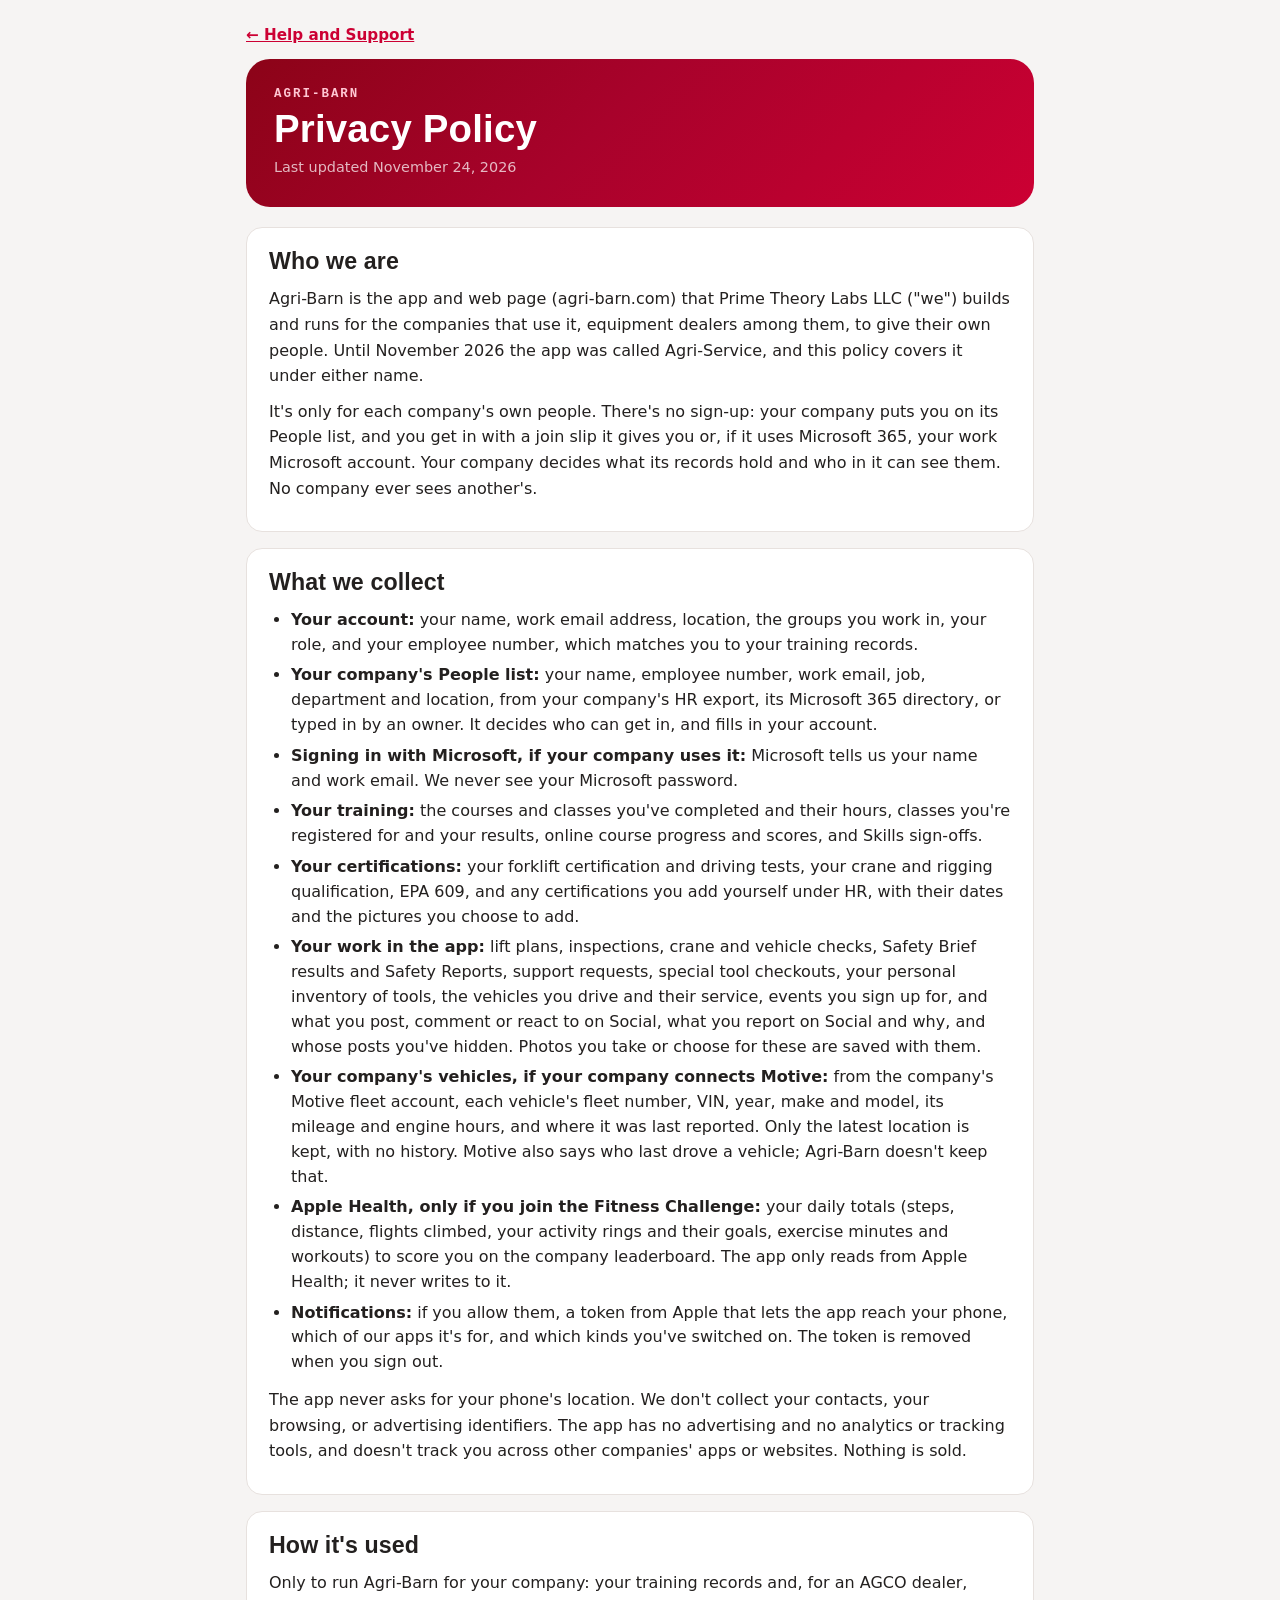
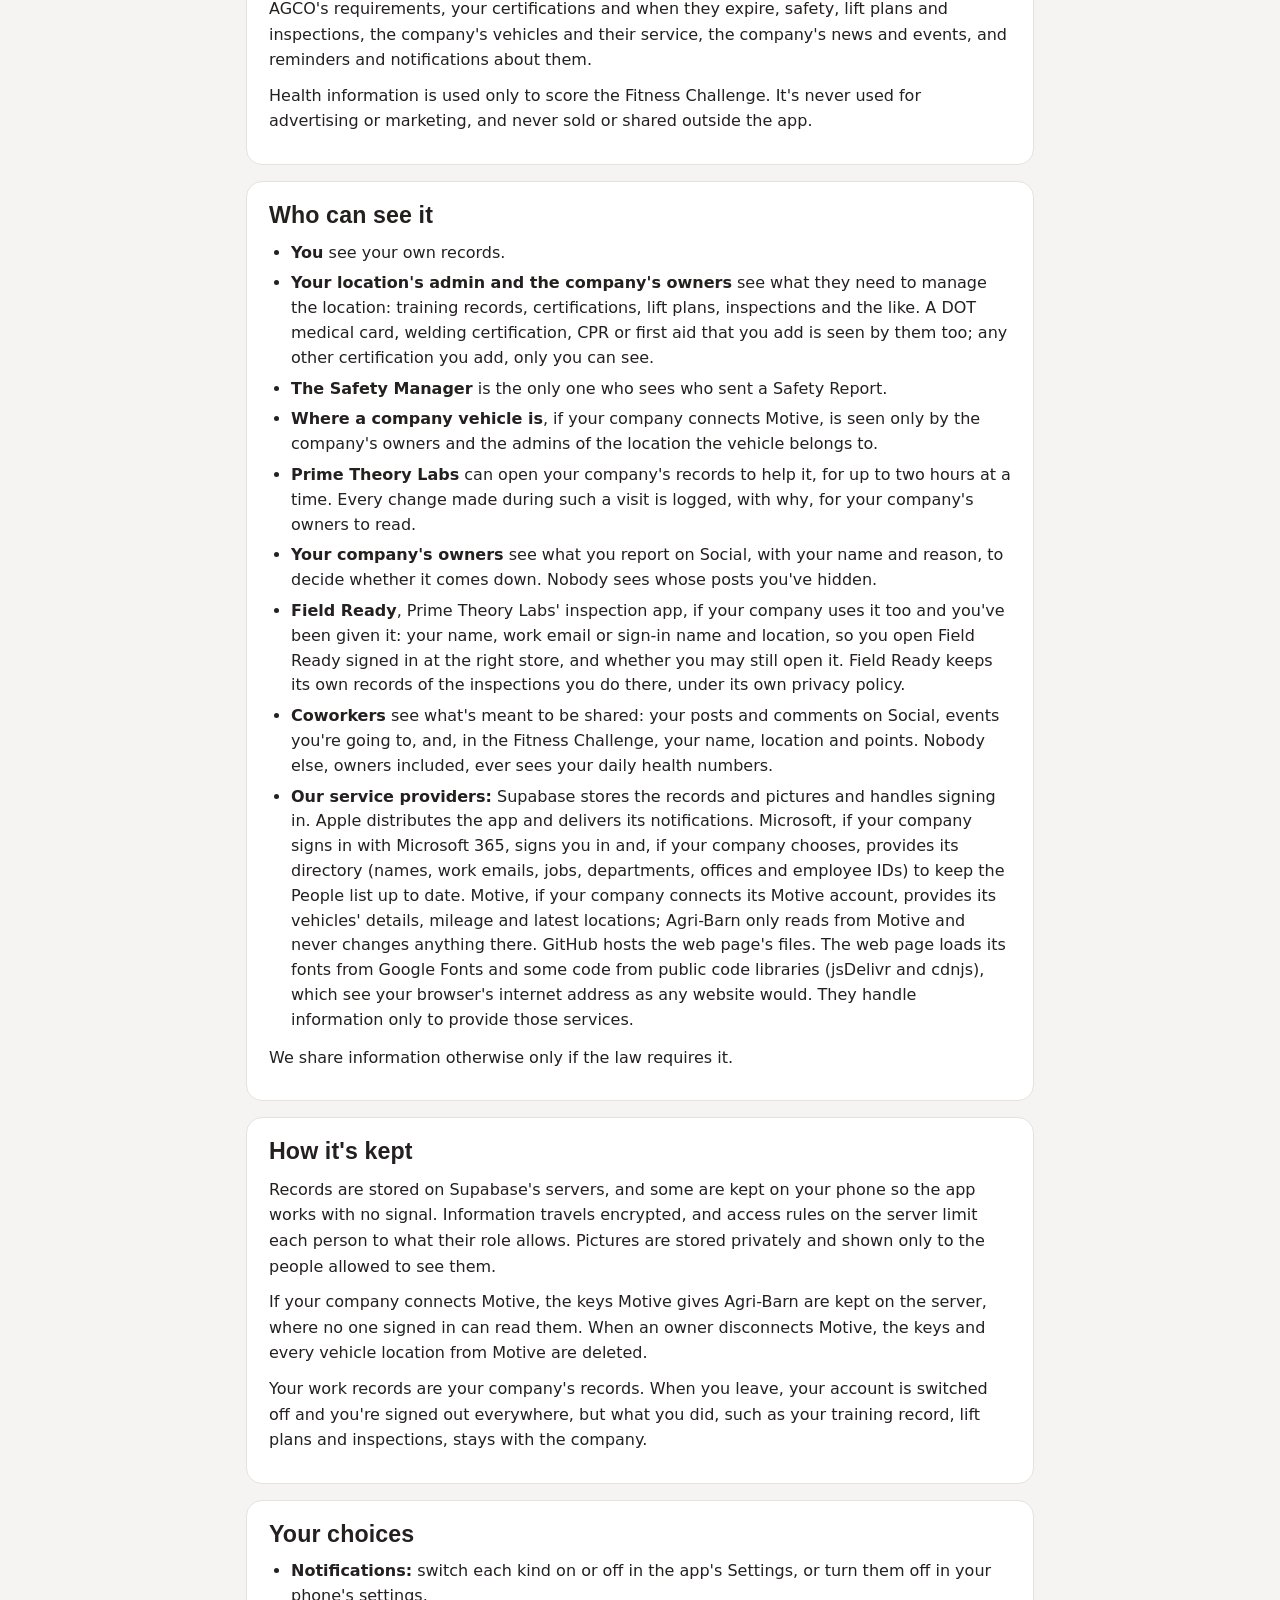
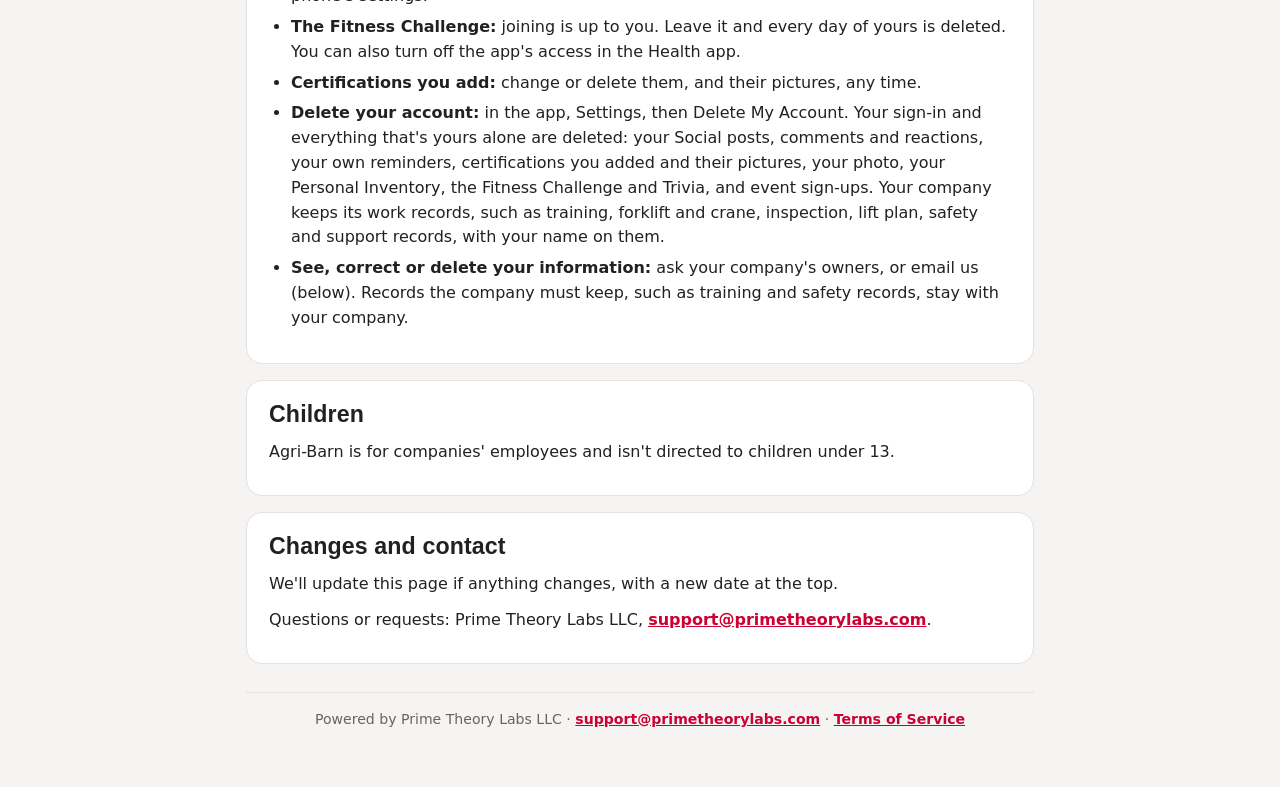
<file: privacy.html>
<!doctype html>
<html lang="en">
<head>
  <meta charset="utf-8">
  <meta name="viewport" content="width=device-width, initial-scale=1, viewport-fit=cover">
  <meta http-equiv="Content-Security-Policy" content="default-src 'none'; style-src 'self' https://fonts.googleapis.com; font-src https://fonts.gstatic.com; img-src 'self'; base-uri 'none'; form-action 'none'">
  <meta name="referrer" content="no-referrer">
  <title>Agri-Barn Privacy Policy</title>
  <link rel="icon" type="image/png" sizes="32x32" href="images/barn-32.png">
  <link rel="icon" type="image/svg+xml" href="images/barn.svg">
  <link rel="apple-touch-icon" href="images/barn-180.png">
  <link rel="stylesheet" href="https://fonts.googleapis.com/css2?family=Inter:wght@400;500;600;700&family=Roboto+Condensed:wght@600;700&family=IBM+Plex+Mono:wght@500;600&display=swap">
  <link rel="stylesheet" href="help.css">
</head>
<body>
  <!-- The privacy policy, at agri-barn.com/privacy.html: the one the App Store
       lists, approved by Andrew on 13 Nov 2026; Agri-Barn, run by Prime Theory Labs
       LLC, from 20 Nov 2026. Change the date at the top
       whenever what it says changes, and keep it true to what the app does. -->
  <main class="page">
    <p class="back"><a href="support.html">&larr; Help and Support</a></p>
    <div class="hero">
      <p class="eyebrow">Agri-Barn</p>
      <h1>Privacy Policy</h1>
      <p class="updated">Last updated November 24, 2026</p>
    </div>

    <div class="card">
      <h2>Who we are</h2>
      <p>Agri-Barn is the app and web page (agri-barn.com) that Prime Theory Labs LLC ("we") builds and runs
        for the companies that use it, equipment dealers among them, to give their own people. Until November 2026
        the app was called Agri-Service, and this policy covers it under either name.</p>
      <p>It's only for each company's own people. There's no sign-up: your company puts you on its People list,
        and you get in with a join slip it gives you or, if it uses Microsoft 365, your work Microsoft account.
        Your company decides what its records hold and who in it can see them. No company ever sees another's.</p>
    </div>

    <div class="card">
      <h2>What we collect</h2>
      <ul>
        <li><strong>Your account:</strong> your name, work email address, location, the groups you work in, your
          role, and your employee number, which matches you to your training records.</li>
        <li><strong>Your company's People list:</strong> your name, employee number, work email, job, department and
          location, from your company's HR export, its Microsoft 365 directory, or typed in by an owner. It decides
          who can get in, and fills in your account.</li>
        <li><strong>Signing in with Microsoft, if your company uses it:</strong> Microsoft tells us your name and work
          email. We never see your Microsoft password.</li>
        <li><strong>Your training:</strong> the courses and classes you've completed and their hours, classes you're
          registered for and your results, online course progress and scores, and Skills sign-offs.</li>
        <li><strong>Your certifications:</strong> your forklift certification and driving tests, your crane and rigging
          qualification, EPA 609, and any certifications you add yourself under HR, with their dates and the
          pictures you choose to add.</li>
        <li><strong>Your work in the app:</strong> lift plans, inspections, crane and vehicle checks, Safety Brief
          results and Safety Reports, support requests, special tool checkouts, your personal inventory of tools,
          the vehicles you drive and their service, events you sign up for, and what you post, comment or react
          to on Social, what you report on Social and why, and whose posts you've hidden. Photos you take or choose
          for these are saved with them.</li>
        <li><strong>Your company's vehicles, if your company connects Motive:</strong> from the company's Motive
          fleet account, each vehicle's fleet number, VIN, year, make and model, its mileage and engine hours, and
          where it was last reported. Only the latest location is kept, with no history. Motive also says who last
          drove a vehicle; Agri-Barn doesn't keep that.</li>
        <li><strong>Apple Health, only if you join the Fitness Challenge:</strong> your daily totals (steps,
          distance, flights climbed, your activity rings and their goals, exercise minutes and workouts) to score
          you on the company leaderboard. The app only reads from Apple Health; it never writes to it.</li>
        <li><strong>Notifications:</strong> if you allow them, a token from Apple that lets the app reach your
          phone, which of our apps it's for, and which kinds you've switched on. The token is removed when you sign
          out.</li>
      </ul>
      <p>The app never asks for your phone's location. We don't collect your contacts, your browsing, or advertising identifiers. The app has
        no advertising and no analytics or tracking tools, and doesn't track you across other companies' apps or
        websites. Nothing is sold.</p>
    </div>

    <div class="card">
      <h2>How it's used</h2>
      <p>Only to run Agri-Barn for your company: your training records and, for an AGCO dealer, AGCO's requirements, your
        certifications and when they expire, safety, lift plans and inspections, the company's vehicles and their
        service, the company's news and events, and reminders and notifications about them.</p>
      <p>Health information is used only to score the Fitness Challenge. It's never used for advertising or
        marketing, and never sold or shared outside the app.</p>
    </div>

    <div class="card">
      <h2>Who can see it</h2>
      <ul>
        <li><strong>You</strong> see your own records.</li>
        <li><strong>Your location's admin and the company's owners</strong> see what they need to manage the
          location: training records, certifications, lift plans, inspections and the like. A DOT medical card,
          welding certification, CPR or first aid that you add is seen by them too; any other certification you
          add, only you can see.</li>
        <li><strong>The Safety Manager</strong> is the only one who sees who sent a Safety Report.</li>
        <li><strong>Where a company vehicle is</strong>, if your company connects Motive, is seen only by the
          company's owners and the admins of the location the vehicle belongs to.</li>
        <li><strong>Prime Theory Labs</strong> can open your company's records to help it, for up to two hours at a
          time. Every change made during such a visit is logged, with why, for your company's owners to read.</li>
        <li><strong>Your company's owners</strong> see what you report on Social, with your name and reason, to
          decide whether it comes down. Nobody sees whose posts you've hidden.</li>
        <li><strong>Field Ready</strong>, Prime Theory Labs' inspection app, if your company uses it too and you've
          been given it: your name, work email or sign-in name and location, so you open Field
          Ready signed in at the right store, and whether you may still open it. Field Ready keeps its own records
          of the inspections you do there, under its own privacy policy.</li>
        <li><strong>Coworkers</strong> see what's meant to be shared: your posts and comments on Social, events
          you're going to, and, in the Fitness Challenge, your name, location and points. Nobody else, owners
          included, ever sees your daily health numbers.</li>
        <li><strong>Our service providers:</strong> Supabase stores the records and pictures and handles signing
          in. Apple distributes the app and delivers its notifications. Microsoft, if your company signs in with
          Microsoft 365, signs you in and, if your company chooses, provides its directory (names, work emails,
          jobs, departments, offices and employee IDs) to keep the People list up to date. Motive, if your
          company connects its Motive account, provides its vehicles' details, mileage and latest locations;
          Agri-Barn only reads from Motive and never changes anything there. GitHub hosts the web
          page's files. The web
          page loads its fonts from Google Fonts and some code from public code libraries (jsDelivr and cdnjs),
          which see your browser's internet address as any website would. They handle information only to provide
          those services.</li>
      </ul>
      <p>We share information otherwise only if the law requires it.</p>
    </div>

    <div class="card">
      <h2>How it's kept</h2>
      <p>Records are stored on Supabase's servers, and some are kept on your phone so the app works with no
        signal. Information travels encrypted, and access rules on the server limit each person to what their
        role allows. Pictures are stored privately and shown only to the people allowed to see them.</p>
      <p>If your company connects Motive, the keys Motive gives Agri-Barn are kept on the server, where no one
        signed in can read them. When an owner disconnects Motive, the keys and every vehicle location from Motive
        are deleted.</p>
      <p>Your work records are your company's records. When you leave, your account is switched off
        and you're signed out everywhere, but what you did, such as your training record, lift plans and
        inspections, stays with the company.</p>
    </div>

    <div class="card">
      <h2>Your choices</h2>
      <ul>
        <li><strong>Notifications:</strong> switch each kind on or off in the app's Settings, or turn them off
          in your phone's settings.</li>
        <li><strong>The Fitness Challenge:</strong> joining is up to you. Leave it and every day of yours is
          deleted. You can also turn off the app's access in the Health app.</li>
        <li><strong>Certifications you add:</strong> change or delete them, and their pictures, any time.</li>
        <li><strong>Delete your account:</strong> in the app, Settings, then Delete My Account. Your sign-in and
          everything that's yours alone are deleted: your Social posts, comments and reactions, your own reminders,
          certifications you added and their pictures, your photo, your Personal Inventory, the Fitness Challenge and
          Trivia, and event sign-ups. Your company keeps its work records, such as training, forklift and crane,
          inspection, lift plan, safety and support records, with your name on them.</li>
        <li><strong>See, correct or delete your information:</strong> ask your company's owners, or email us
          (below). Records the company must keep, such as training and safety records, stay with your company.</li>
      </ul>
    </div>

    <div class="card">
      <h2>Children</h2>
      <p>Agri-Barn is for companies' employees and isn't directed to children under 13.</p>
    </div>

    <div class="card">
      <h2>Changes and contact</h2>
      <p>We'll update this page if anything changes, with a new date at the top.</p>
      <p>Questions or requests: Prime Theory Labs LLC,
        <a href="mailto:support@primetheorylabs.com">support@primetheorylabs.com</a>.</p>
    </div>

    <footer class="site-foot">Powered by Prime Theory Labs LLC &middot;
      <a href="mailto:support@primetheorylabs.com">support@primetheorylabs.com</a> &middot;
      <a href="terms.html">Terms of Service</a></footer>
  </main>
</body>
</html>
</file>
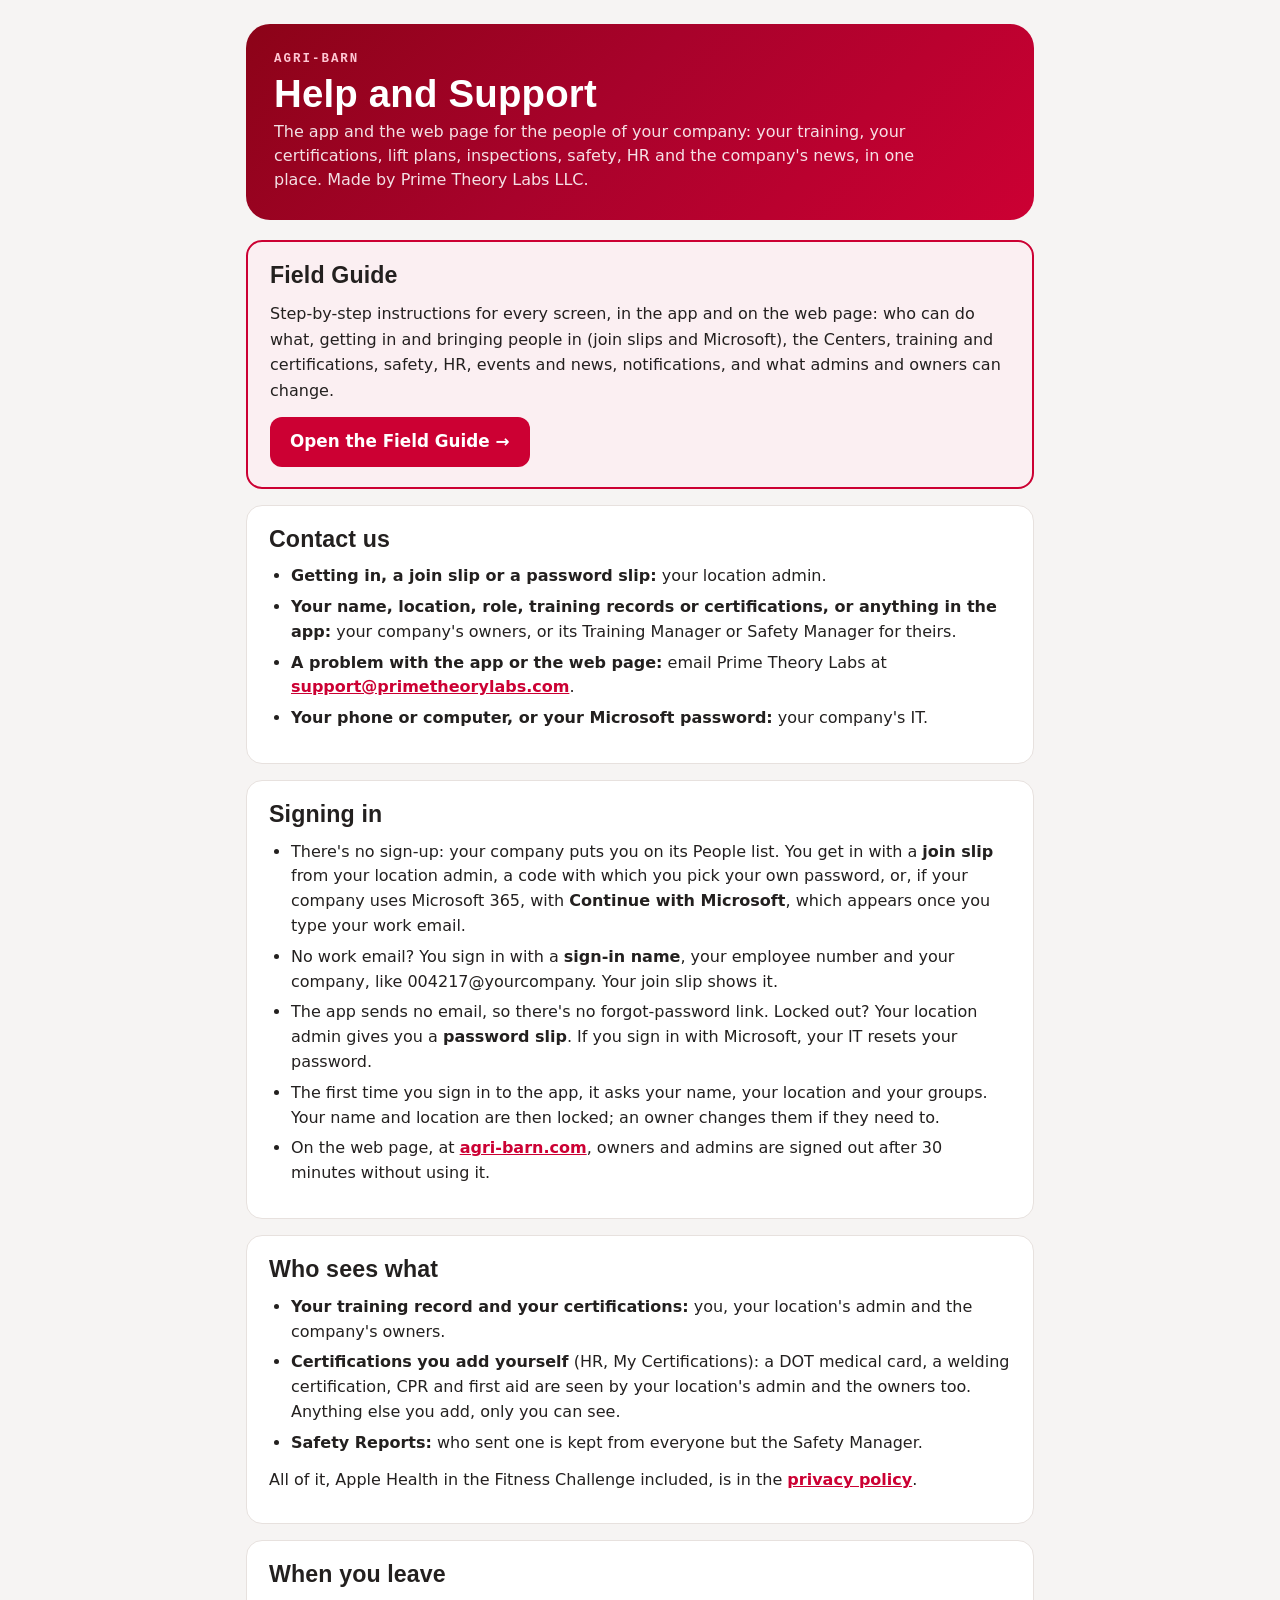
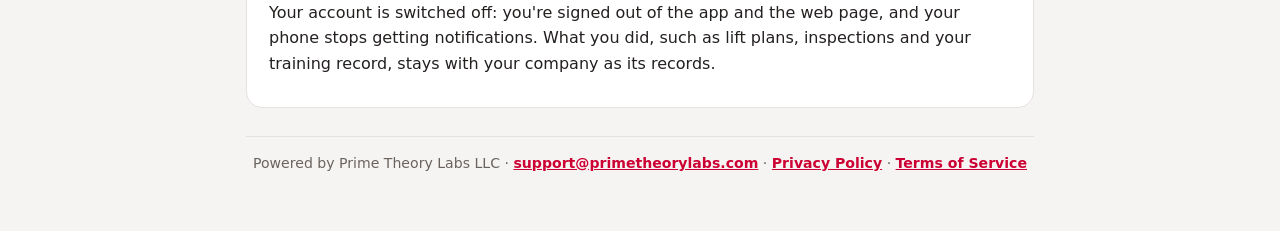
<file: support.html>
<!doctype html>
<html lang="en">
<head>
  <meta charset="utf-8">
  <meta name="viewport" content="width=device-width, initial-scale=1, viewport-fit=cover">
  <meta http-equiv="Content-Security-Policy" content="default-src 'none'; style-src 'self' https://fonts.googleapis.com; font-src https://fonts.gstatic.com; img-src 'self'; base-uri 'none'; form-action 'none'">
  <meta name="referrer" content="no-referrer">
  <meta name="robots" content="noindex, nofollow">
  <title>Help and Support</title>
  <link rel="icon" type="image/png" sizes="32x32" href="images/barn-32.png">
  <link rel="icon" type="image/svg+xml" href="images/barn.svg">
  <link rel="apple-touch-icon" href="images/barn-180.png">
  <link rel="stylesheet" href="https://fonts.googleapis.com/css2?family=Inter:wght@400;500;600;700&family=Roboto+Condensed:wght@600;700&family=IBM+Plex+Mono:wght@500;600&display=swap">
  <link rel="stylesheet" href="help.css">
</head>
<body>
  <!-- Help and Support, at agri-barn.com/support.html: the app's Settings → Help
       opens it, and it's the support page the App Store lists. The Field Guide
       it points to is built from docs/field-guide.html. Keep it short; the
       detail belongs in the guide. -->
  <main class="page">
    <div class="hero">
      <p class="eyebrow">Agri-Barn</p>
      <h1>Help and Support</h1>
      <p>The app and the web page for the people of your company: your training, your certifications, lift plans,
        inspections, safety, HR and the company's news, in one place. Made by Prime Theory Labs LLC.</p>
    </div>

    <div class="card callout">
      <h2>Field Guide</h2>
      <p>Step-by-step instructions for every screen, in the app and on the web page: who can do what, getting
        in and bringing people in (join slips and Microsoft), the Centers, training and certifications, safety,
        HR, events and news, notifications, and what admins and owners can change.</p>
      <a class="button" href="field-guide.html">Open the Field Guide &rarr;</a>
    </div>

    <div class="card">
      <h2>Contact us</h2>
      <ul>
        <li><strong>Getting in, a join slip or a password slip:</strong> your location admin.</li>
        <li><strong>Your name, location, role, training records or certifications, or anything in the
          app:</strong> your company's owners, or its Training Manager or Safety Manager for theirs.</li>
        <li><strong>A problem with the app or the web page:</strong> email Prime Theory Labs at
          <a href="mailto:support@primetheorylabs.com">support@primetheorylabs.com</a>.</li>
        <li><strong>Your phone or computer, or your Microsoft password:</strong> your company's IT.</li>
      </ul>
    </div>

    <div class="card">
      <h2>Signing in</h2>
      <ul>
        <li>There's no sign-up: your company puts you on its People list. You get in with a <strong>join
          slip</strong> from your location admin, a code with which you pick your own password, or, if your
          company uses Microsoft 365, with <strong>Continue with Microsoft</strong>, which appears once you type
          your work email.</li>
        <li>No work email? You sign in with a <strong>sign-in name</strong>, your employee number and your
          company, like 004217@yourcompany. Your join slip shows it.</li>
        <li>The app sends no email, so there's no forgot-password link. Locked out? Your location admin gives
          you a <strong>password slip</strong>. If you sign in with Microsoft, your IT resets your password.</li>
        <li>The first time you sign in to the app, it asks your name, your location and your groups. Your name
          and location are then locked; an owner changes them if they need to.</li>
        <li>On the web page, at <a href="https://agri-barn.com/">agri-barn.com</a>, owners and admins are
          signed out after 30 minutes without using it.</li>
      </ul>
    </div>

    <div class="card">
      <h2>Who sees what</h2>
      <ul>
        <li><strong>Your training record and your certifications:</strong> you, your location's admin and the
          company's owners.</li>
        <li><strong>Certifications you add yourself</strong> (HR, My Certifications): a DOT medical card, a
          welding certification, CPR and first aid are seen by your location's admin and the owners too.
          Anything else you add, only you can see.</li>
        <li><strong>Safety Reports:</strong> who sent one is kept from everyone but the Safety Manager.</li>
      </ul>
      <p>All of it, Apple Health in the Fitness Challenge included, is in the
        <a href="privacy.html">privacy policy</a>.</p>
    </div>

    <div class="card">
      <h2>When you leave</h2>
      <p>Your account is switched off: you're signed out of the app and the web page,
        and your phone stops getting notifications. What you did, such as lift plans, inspections and your
        training record, stays with your company as its records.</p>
    </div>
    <footer class="site-foot">Powered by Prime Theory Labs LLC &middot;
      <a href="mailto:support@primetheorylabs.com">support@primetheorylabs.com</a> &middot;
      <a href="privacy.html">Privacy Policy</a> &middot;
      <a href="terms.html">Terms of Service</a></footer>
  </main>
</body>
</html>
</file>
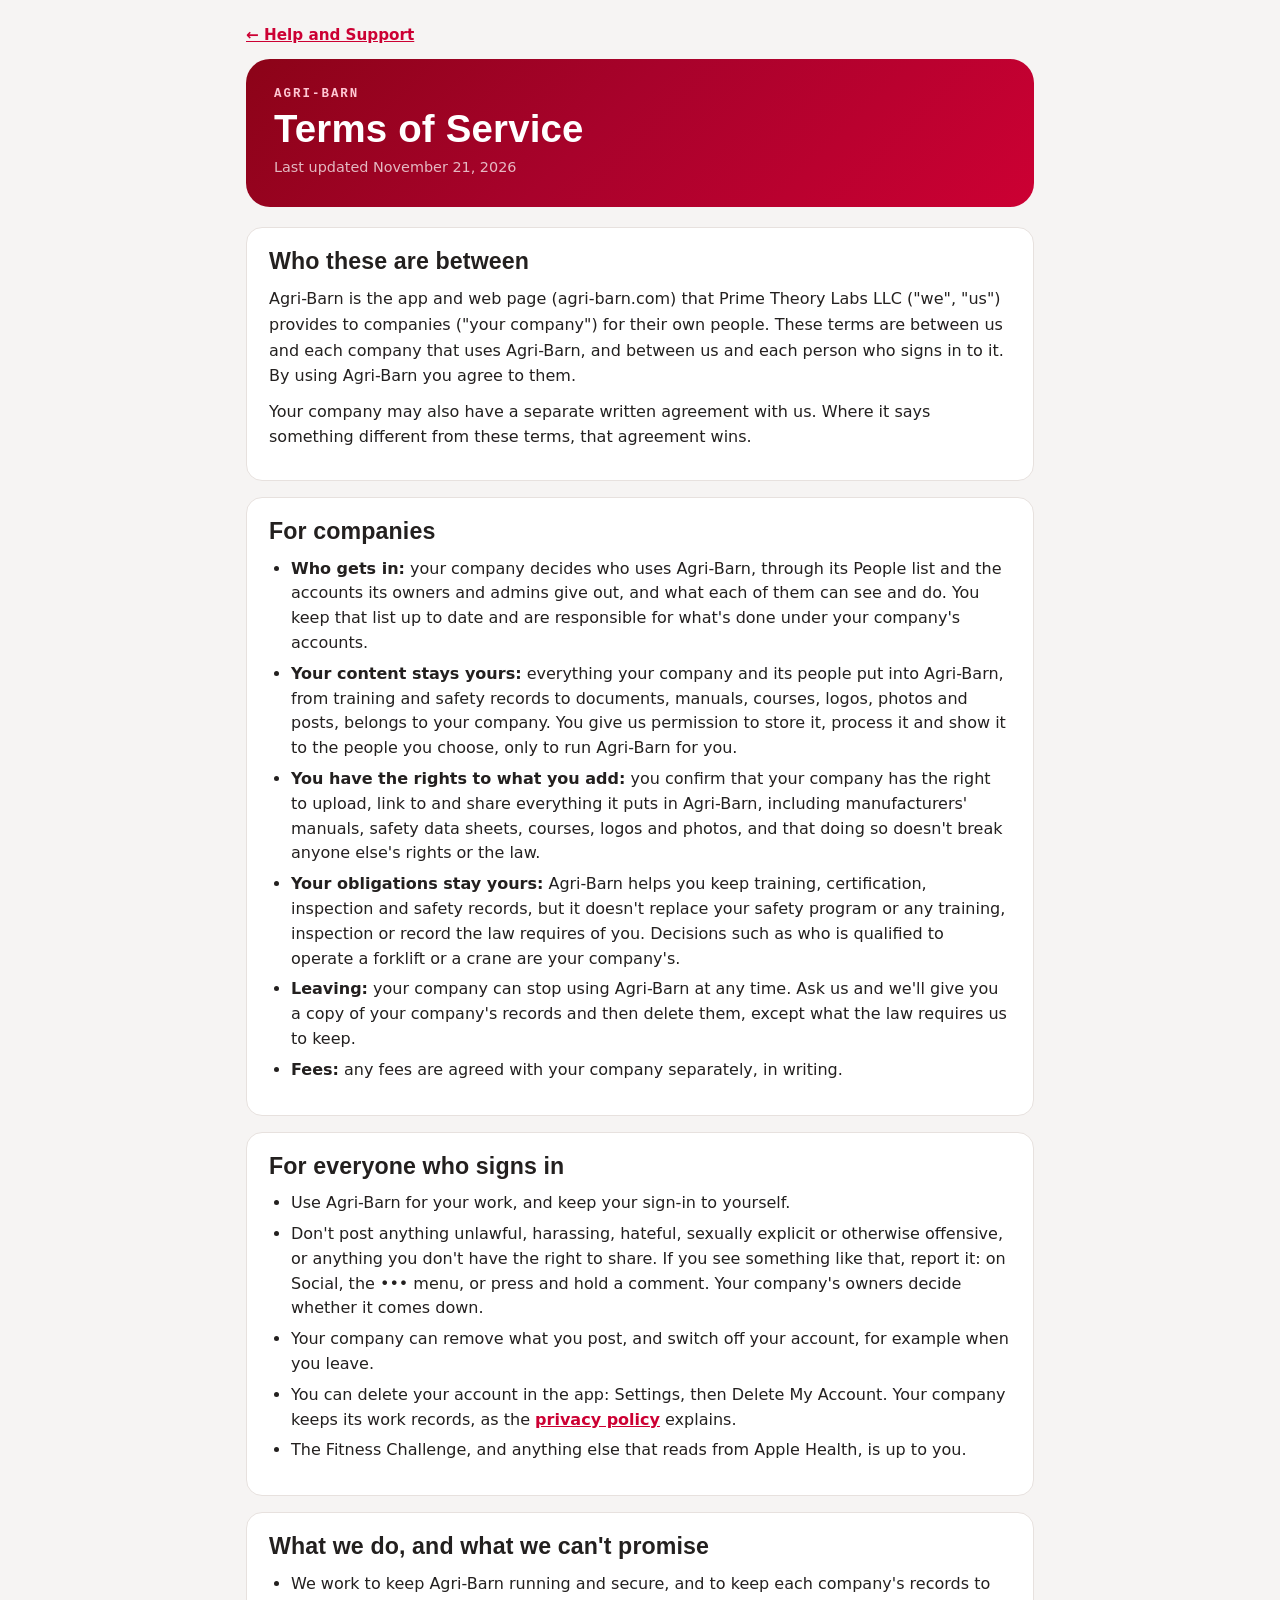
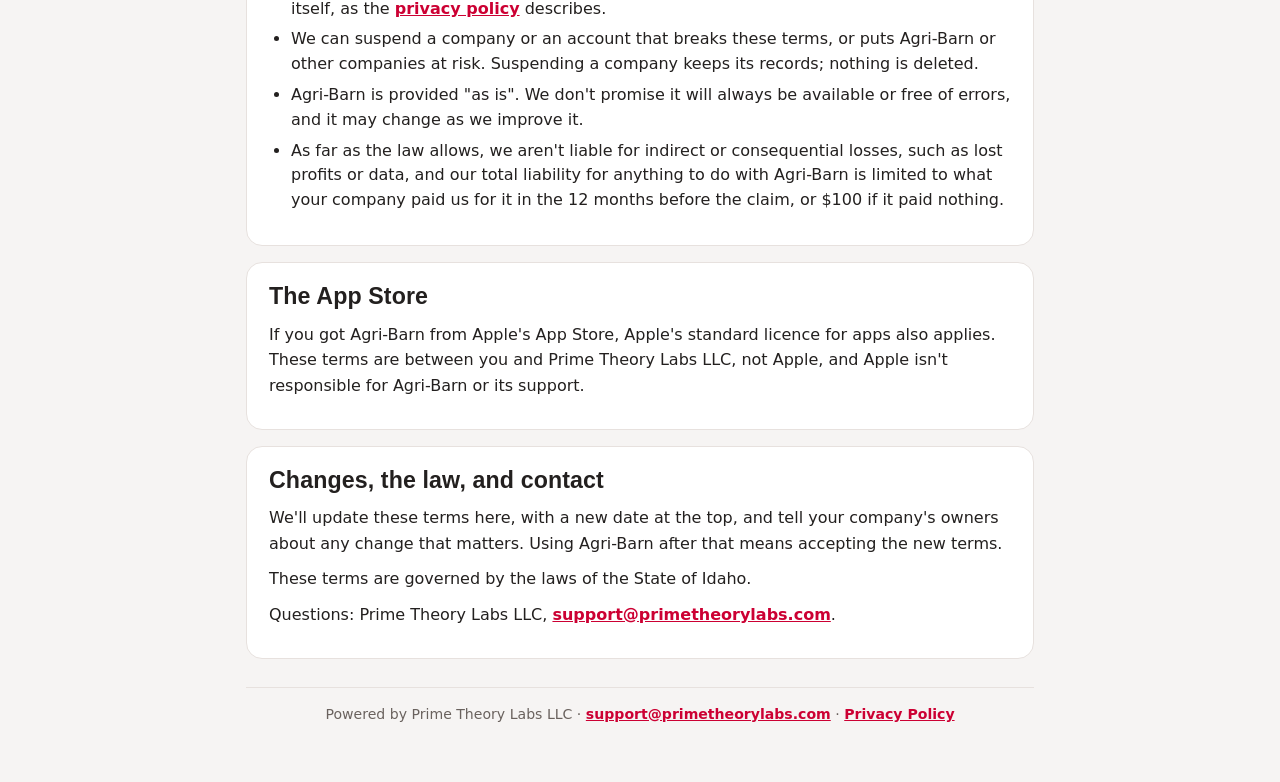
<file: terms.html>
<!doctype html>
<html lang="en">
<head>
  <meta charset="utf-8">
  <meta name="viewport" content="width=device-width, initial-scale=1, viewport-fit=cover">
  <meta http-equiv="Content-Security-Policy" content="default-src 'none'; style-src 'self' https://fonts.googleapis.com; font-src https://fonts.gstatic.com; img-src 'self'; base-uri 'none'; form-action 'none'">
  <meta name="referrer" content="no-referrer">
  <title>Agri-Barn Terms of Service</title>
  <link rel="icon" type="image/png" sizes="32x32" href="images/barn-32.png">
  <link rel="icon" type="image/svg+xml" href="images/barn.svg">
  <link rel="apple-touch-icon" href="images/barn-180.png">
  <link rel="stylesheet" href="https://fonts.googleapis.com/css2?family=Inter:wght@400;500;600;700&family=Roboto+Condensed:wght@600;700&family=IBM+Plex+Mono:wght@500;600&display=swap">
  <link rel="stylesheet" href="help.css">
</head>
<body>
  <!-- The terms of service, at agri-barn.com/terms.html, approved by Andrew
       on 21 Nov 2026 (a lawyer may still change them). Idaho's law governs:
       Prime Theory Labs LLC is organized there. Change the date at the top
       whenever this changes. -->
  <main class="page">
    <p class="back"><a href="support.html">&larr; Help and Support</a></p>
    <div class="hero">
      <p class="eyebrow">Agri-Barn</p>
      <h1>Terms of Service</h1>
      <p class="updated">Last updated November 21, 2026</p>
    </div>

    <div class="card">
      <h2>Who these are between</h2>
      <p>Agri-Barn is the app and web page (agri-barn.com) that Prime Theory Labs LLC ("we", "us") provides to
        companies ("your company") for their own people. These terms are between us and each company that uses
        Agri-Barn, and between us and each person who signs in to it. By using Agri-Barn you agree to them.</p>
      <p>Your company may also have a separate written agreement with us. Where it says something different from
        these terms, that agreement wins.</p>
    </div>

    <div class="card">
      <h2>For companies</h2>
      <ul>
        <li><strong>Who gets in:</strong> your company decides who uses Agri-Barn, through its People list and the
          accounts its owners and admins give out, and what each of them can see and do. You keep that list up to
          date and are responsible for what's done under your company's accounts.</li>
        <li><strong>Your content stays yours:</strong> everything your company and its people put into Agri-Barn,
          from training and safety records to documents, manuals, courses, logos, photos and posts, belongs to your
          company. You give us permission to store it, process it and show it to the people you choose, only to run
          Agri-Barn for you.</li>
        <li><strong>You have the rights to what you add:</strong> you confirm that your company has the right to
          upload, link to and share everything it puts in Agri-Barn, including manufacturers' manuals, safety data
          sheets, courses, logos and photos, and that doing so doesn't break anyone else's rights or the law.</li>
        <li><strong>Your obligations stay yours:</strong> Agri-Barn helps you keep training, certification,
          inspection and safety records, but it doesn't replace your safety program or any training, inspection or
          record the law requires of you. Decisions such as who is qualified to operate a forklift or a crane are
          your company's.</li>
        <li><strong>Leaving:</strong> your company can stop using Agri-Barn at any time. Ask us and we'll give you a
          copy of your company's records and then delete them, except what the law requires us to keep.</li>
        <li><strong>Fees:</strong> any fees are agreed with your company separately, in writing.</li>
      </ul>
    </div>

    <div class="card">
      <h2>For everyone who signs in</h2>
      <ul>
        <li>Use Agri-Barn for your work, and keep your sign-in to yourself.</li>
        <li>Don't post anything unlawful, harassing, hateful, sexually explicit or otherwise offensive, or anything
          you don't have the right to share. If you see something like that, report it: on Social, the ••• menu, or
          press and hold a comment. Your company's owners decide whether it comes down.</li>
        <li>Your company can remove what you post, and switch off your account, for example when you leave.</li>
        <li>You can delete your account in the app: Settings, then Delete My Account. Your company keeps its work
          records, as the <a href="privacy.html">privacy policy</a> explains.</li>
        <li>The Fitness Challenge, and anything else that reads from Apple Health, is up to you.</li>
      </ul>
    </div>

    <div class="card">
      <h2>What we do, and what we can't promise</h2>
      <ul>
        <li>We work to keep Agri-Barn running and secure, and to keep each company's records to itself,
          as the <a href="privacy.html">privacy policy</a> describes.</li>
        <li>We can suspend a company or an account that breaks these terms, or puts Agri-Barn or other companies at
          risk. Suspending a company keeps its records; nothing is deleted.</li>
        <li>Agri-Barn is provided "as is". We don't promise it will always be available or free of errors, and it
          may change as we improve it.</li>
        <li>As far as the law allows, we aren't liable for indirect or consequential losses, such as lost profits or
          data, and our total liability for anything to do with Agri-Barn is limited to what your company paid us
          for it in the 12 months before the claim, or $100 if it paid nothing.</li>
      </ul>
    </div>

    <div class="card">
      <h2>The App Store</h2>
      <p>If you got Agri-Barn from Apple's App Store, Apple's standard licence for apps also applies. These terms are
        between you and Prime Theory Labs LLC, not Apple, and Apple isn't responsible for Agri-Barn or its support.</p>
    </div>

    <div class="card">
      <h2>Changes, the law, and contact</h2>
      <p>We'll update these terms here, with a new date at the top, and tell your company's owners about any change
        that matters. Using Agri-Barn after that means accepting the new terms.</p>
      <p>These terms are governed by the laws of the State of Idaho.</p>
      <p>Questions: Prime Theory Labs LLC,
        <a href="mailto:support@primetheorylabs.com">support@primetheorylabs.com</a>.</p>
    </div>

    <footer class="site-foot">Powered by Prime Theory Labs LLC &middot;
      <a href="mailto:support@primetheorylabs.com">support@primetheorylabs.com</a> &middot;
      <a href="privacy.html">Privacy Policy</a></footer>
  </main>
</body>
</html>
</file>
<file: help.css>
/* Help and Support (support.html) and the Field Guide (field-guide.html) on
   agri-barn.com, beside them rather than in css/, which is the main page's
   own (publish.sh fingerprints everything there for index.html): a red band across the top, white cards, and the guide's own
   pieces (screens, spec plates, steps, notes, tables, the Skills levels).
   field_guide.py builds the guide page from docs/field-guide.html. */

:root {
  --red: #CC0033;
  --red-deep: #8C0318;
  --red-band: #A8022B;
  --rose: #FFC7D3;
  --green: #1F8F31;
  --background: #F6F4F3;
  --surface: #FFFFFF;
  --surface-tint: #FBEFF2;
  --hairline: #E7E1DE;
  --text: #23201F;
  --text-secondary: #6A625E;
  --plate: #2A2624;
  --plate-ink: #ECE6E2;
  --plate-sub: #B9B1AC;
  --radius: 12px;
  --radius-card: 16px;
  --l1: #137026; --l2: #2F5D7C; --l3: #B8760D; --l4: #CC0033;
  --display: "Roboto Condensed", "Arial Narrow", "Helvetica Neue", sans-serif;
  --body: Inter, -apple-system, BlinkMacSystemFont, "Segoe UI", system-ui, sans-serif;
  --mono: "IBM Plex Mono", ui-monospace, "SF Mono", Menlo, monospace;
  color-scheme: light dark;
}

@media (prefers-color-scheme: dark) {
  :root {
    --red: #FF5A7D;
    --red-deep: #FF8AA3;
    --green: #4ED06A;
    --background: #141110;
    --surface: #1F1B1A;
    --surface-tint: #2A1A1F;
    --hairline: #3A3331;
    --text: #F2EDEA;
    --text-secondary: #ADA4A0;
    --plate: #0F0D0D;
    --l1: #4ED06A; --l2: #7FB2D6; --l3: #E7A847; --l4: #FF5A7D;
  }
}

* { box-sizing: border-box; }

body {
  margin: 0;
  background: var(--background);
  color: var(--text);
  font: 16px/1.5 var(--body);
  -webkit-font-smoothing: antialiased;
}

h1, h2, h3 { font-family: var(--display); font-weight: 700; letter-spacing: .005em; margin: 0 0 6px; text-wrap: balance; }
h1 { font-size: 2.4rem; line-height: 1.05; }
h2 { font-size: 1.45rem; line-height: 1.15; }
h3 { font-size: 1.2rem; line-height: 1.2; margin: 24px 0 8px; }
p { margin: 0 0 10px; }
a { color: var(--red); font-weight: 600; }
strong { font-weight: 600; }
code { font: .86em var(--mono); background: var(--surface-tint); padding: 1px 5px; border-radius: 4px; overflow-wrap: anywhere; }
:focus-visible { outline: 2px solid var(--red); outline-offset: 3px; }

.page { max-width: 820px; margin: 0 auto; padding: 24px 16px 56px; }

/* ---------- the band across the top */

.hero {
  background: linear-gradient(135deg, var(--red-deep) 0%, var(--red-band) 45%, #CC0033 100%);
  color: #FFFFFF; border-radius: 24px; padding: 28px; margin-bottom: 20px;
}
.hero h1 { color: #FFFFFF; }
.hero p { color: rgba(255, 255, 255, .88); max-width: 64ch; }
.hero p:last-child { margin-bottom: 0; }
.eyebrow { color: var(--rose) !important; font: 600 .78rem var(--mono); text-transform: uppercase; letter-spacing: .16em; margin-bottom: 8px; }
.hero .updated { font-size: .9rem; margin-top: 8px; color: rgba(255, 255, 255, .72); }
@media (prefers-color-scheme: dark) { .hero { background: linear-gradient(135deg, #5A0216 0%, #8C0318 55%, #A8022B 100%); } }

/* ---------- cards */

.card { background: var(--surface); border: 1px solid var(--hairline); border-radius: var(--radius-card); padding: 20px 22px; margin-bottom: 16px; }
.card > h2 { margin-bottom: 12px; }
.card ul, .card ol { padding-left: 22px; margin: 6px 0 12px; }
.card li { margin-bottom: 6px; line-height: 1.55; }
.card li > ul, .card li > ol { margin: 6px 0 0; }
.card p { line-height: 1.6; }

.back { margin: 0 0 12px; font-size: .95rem; }

/* The Field Guide callout on Help and Support. */
.callout { border: 2px solid var(--red); background: var(--surface-tint); }
.callout p { margin: 0 0 14px; }
a.button { display: inline-block; background: #CC0033; color: #FFFFFF; font-weight: 700; font-size: 1.05rem; text-decoration: none;
  padding: 12px 20px; border-radius: var(--radius); }
a.button:hover { background: #A8022B; }

/* ---------- the guide */

.toc ol { columns: 2; column-gap: 28px; margin: 4px 0 0; padding-left: 24px; }
.toc li { margin-bottom: 6px; break-inside: avoid; }
.toc li::marker { font: 500 .85em var(--mono); color: var(--text-secondary); }
@media (max-width: 600px) { .toc ol { columns: 1; } }
.guide section.card { scroll-margin-top: 16px; }
.guide section.card > h2 { font-size: 1.75rem; }
.guide section.card > h2::after { content: ""; display: block; width: 40px; height: 3px; border-radius: 2px; background: #CC0033; margin-top: 10px; }
.to-top { display: block; margin-top: 14px; font-size: .88rem; font-weight: 500; }

.lede { font-size: 1.08rem; color: var(--text-secondary); }
.categories { color: var(--text-secondary); font-size: .95rem; }

ol.steps li::marker { font: 500 .9em var(--mono); color: var(--red); }
ul.plain li::marker { color: var(--red); }

.role-head { font: 600 .74rem var(--mono); letter-spacing: .16em; text-transform: uppercase; color: var(--red); margin: 26px 0 8px; }

/* The screens a Center has. */
.screens { display: grid; gap: 1px; background: var(--hairline); border: 1px solid var(--hairline); border-radius: 12px; overflow: hidden; margin: 16px 0 12px; }
@media (min-width: 640px) { .screens { grid-template-columns: 1fr 1fr; } }
.screen { background: var(--surface); padding: 14px 16px 16px; display: flex; flex-direction: column; gap: 4px; }
.screen b { font: 700 1.1rem var(--display); }
.screen span { color: var(--text-secondary); font-size: .95rem; }
.screen .sub { font: 600 .7rem var(--mono); letter-spacing: .1em; text-transform: uppercase; color: var(--red); }

/* A spec plate: facts as label and value. */
.plate { background: var(--plate); color: var(--plate-ink); padding: 18px 20px; margin: 18px 0; border-radius: 12px; border-left: 4px solid #CC0033; }
.plate h4 { font: 600 .72rem var(--mono); letter-spacing: .16em; text-transform: uppercase; margin: 0 0 12px; color: var(--plate-sub); }
.plate dl { margin: 0; display: grid; gap: 9px; }
@media (min-width: 560px) { .plate dl { grid-template-columns: 180px minmax(0, 1fr); gap: 9px 18px; } }
.plate dt { font: .8rem var(--mono); color: var(--plate-sub); padding-top: 2px; }
.plate dd { margin: 0; font-size: .97rem; }
.plate dd code { background: rgba(255, 255, 255, .09); color: inherit; }

/* A note set apart. */
.note { border-left: 3px solid #CC0033; background: var(--surface-tint); border-radius: 0 10px 10px 0; padding: 12px 16px; margin: 18px 0; }
.note b { display: block; font: 600 .72rem var(--mono); letter-spacing: .14em; text-transform: uppercase; color: var(--red); margin-bottom: 4px; }
.note p { margin: 0; color: var(--text); }
.note p + p { margin-top: 8px; }

/* Tables scroll on their own on a phone. */
.table-wrap { overflow-x: auto; margin: 12px 0 16px; }
table { width: 100%; border-collapse: collapse; font-size: .92rem; min-width: 460px; }
th, td { text-align: left; vertical-align: top; padding: 8px 10px; border-bottom: 1px solid var(--hairline); }
th { background: var(--surface-tint); font: 600 .72rem var(--mono); letter-spacing: .1em; text-transform: uppercase; color: var(--text-secondary); white-space: nowrap; }
td:first-child { font-weight: 600; }
td.yes { color: var(--green); font-weight: 600; }
td.no { color: var(--text-secondary); }

/* Skills: the four levels, in the app's colours. */
.ladder { display: grid; grid-template-columns: repeat(2, minmax(0, 1fr)); gap: 1px; background: var(--hairline); border: 1px solid var(--hairline);
  border-radius: 12px; overflow: hidden; margin: 16px 0 10px; }
@media (min-width: 640px) { .ladder { grid-template-columns: repeat(4, minmax(0, 1fr)); } }
.rung { background: var(--surface); padding: 12px 14px 14px; border-top: 4px solid var(--lvl); }
.rung .lv { font: 600 .7rem var(--mono); letter-spacing: .14em; text-transform: uppercase; color: var(--lvl); }
.rung .n { font: 700 2.2rem/1 var(--display); margin-top: 6px; font-variant-numeric: tabular-nums; }
.rung .n small { display: block; font: 400 .85rem var(--body); color: var(--text-secondary); margin-top: 4px; }
.rung:nth-child(1) { --lvl: var(--l1); } .rung:nth-child(2) { --lvl: var(--l2); }
.rung:nth-child(3) { --lvl: var(--l3); } .rung:nth-child(4) { --lvl: var(--l4); }

.guide footer { color: var(--text-secondary); font-size: .92rem; padding: 4px 4px 0; }

/* Who makes it, at the foot of both pages. */
.site-foot { margin-top: 28px; padding-top: 16px; border-top: 1px solid var(--hairline); text-align: center;
  color: var(--text-secondary); font-size: .88rem; }
.guide footer.site-foot { padding: 16px 4px 0; }

/* Printing or saving as a PDF: light, cards kept whole where they fit. */
@media print {
  :root { --background: #FFFFFF; --surface: #FFFFFF; --text: #1A1817; --text-secondary: #57504C; --hairline: #D9D3CF; --red: #B4041E; color-scheme: light; }
  .page { max-width: none; padding: 0; }
  .hero { background: none; color: var(--text); border: 2px solid #CC0033; }
  .hero h1, .hero p { color: var(--text); }
  .eyebrow { color: #CC0033 !important; }
  .back, .to-top { display: none; }
  .toc { break-after: page; }
  .card { border: 0; padding: 0; margin: 0 0 24px; }
  h2, h3, h4, .role-head { break-after: avoid; }
  .screen, .rung, .note, .plate, tr, li { break-inside: avoid; }
  a { color: inherit; text-decoration: none; }
}
@media (prefers-reduced-motion: reduce) { * { transition: none !important; } }
</file>
